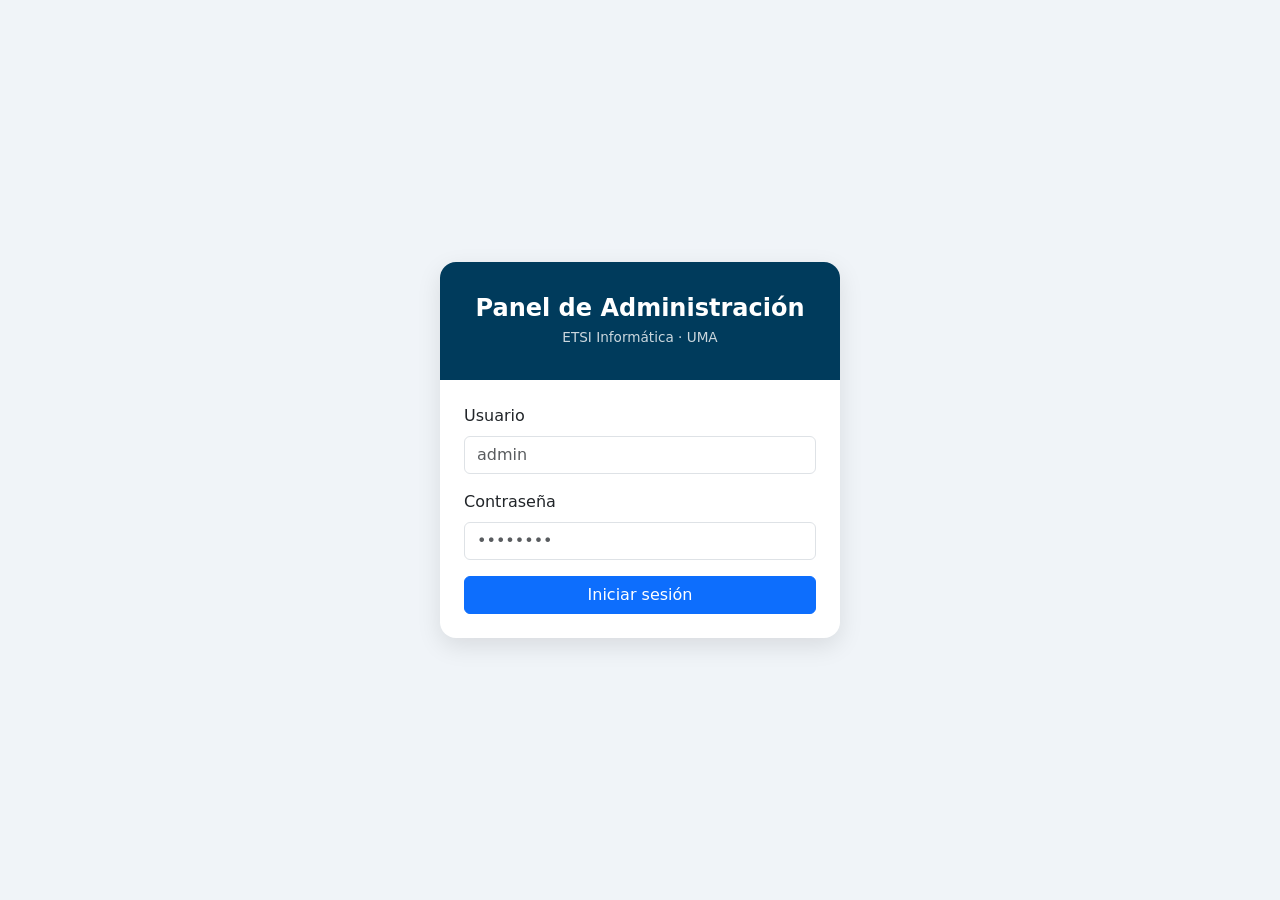
<file: src/frontend/admin/login.html>
<!DOCTYPE html>
<html lang="es">
<head>
    <meta charset="UTF-8">
    <meta name="viewport" content="width=device-width, initial-scale=1.0">
    <title>Admin Login - ETSI Chatbot</title>
    <link href="https://cdn.jsdelivr.net/npm/bootstrap@5.3.0/dist/css/bootstrap.min.css" rel="stylesheet">
    <link rel="stylesheet" href="admin.css">
</head>
<body class="login-body">

<div class="card login-card">
    <div class="login-header">
        <h4>Panel de Administración</h4>
        <p>ETSI Informática · UMA</p>
    </div>
    <div class="card-body p-4">
        <form id="login-form">
            <div class="mb-3">
                <label for="username" class="form-label">Usuario</label>
                <input
                    type="text"
                    id="username"
                    class="form-control"
                    placeholder="admin"
                    autocomplete="username"
                    required
                >
            </div>
            <div class="mb-3">
                <label for="password" class="form-label">Contraseña</label>
                <input
                    type="password"
                    id="password"
                    class="form-control"
                    placeholder="••••••••"
                    autocomplete="current-password"
                    required
                >
            </div>

            <div id="error-msg" class="alert alert-danger d-none" role="alert"></div>

            <button type="submit" id="submit-btn" class="btn btn-primary w-100">
                Iniciar sesión
            </button>
        </form>
    </div>
</div>

<script src="login.js"></script>
</body>
</html>
</file>
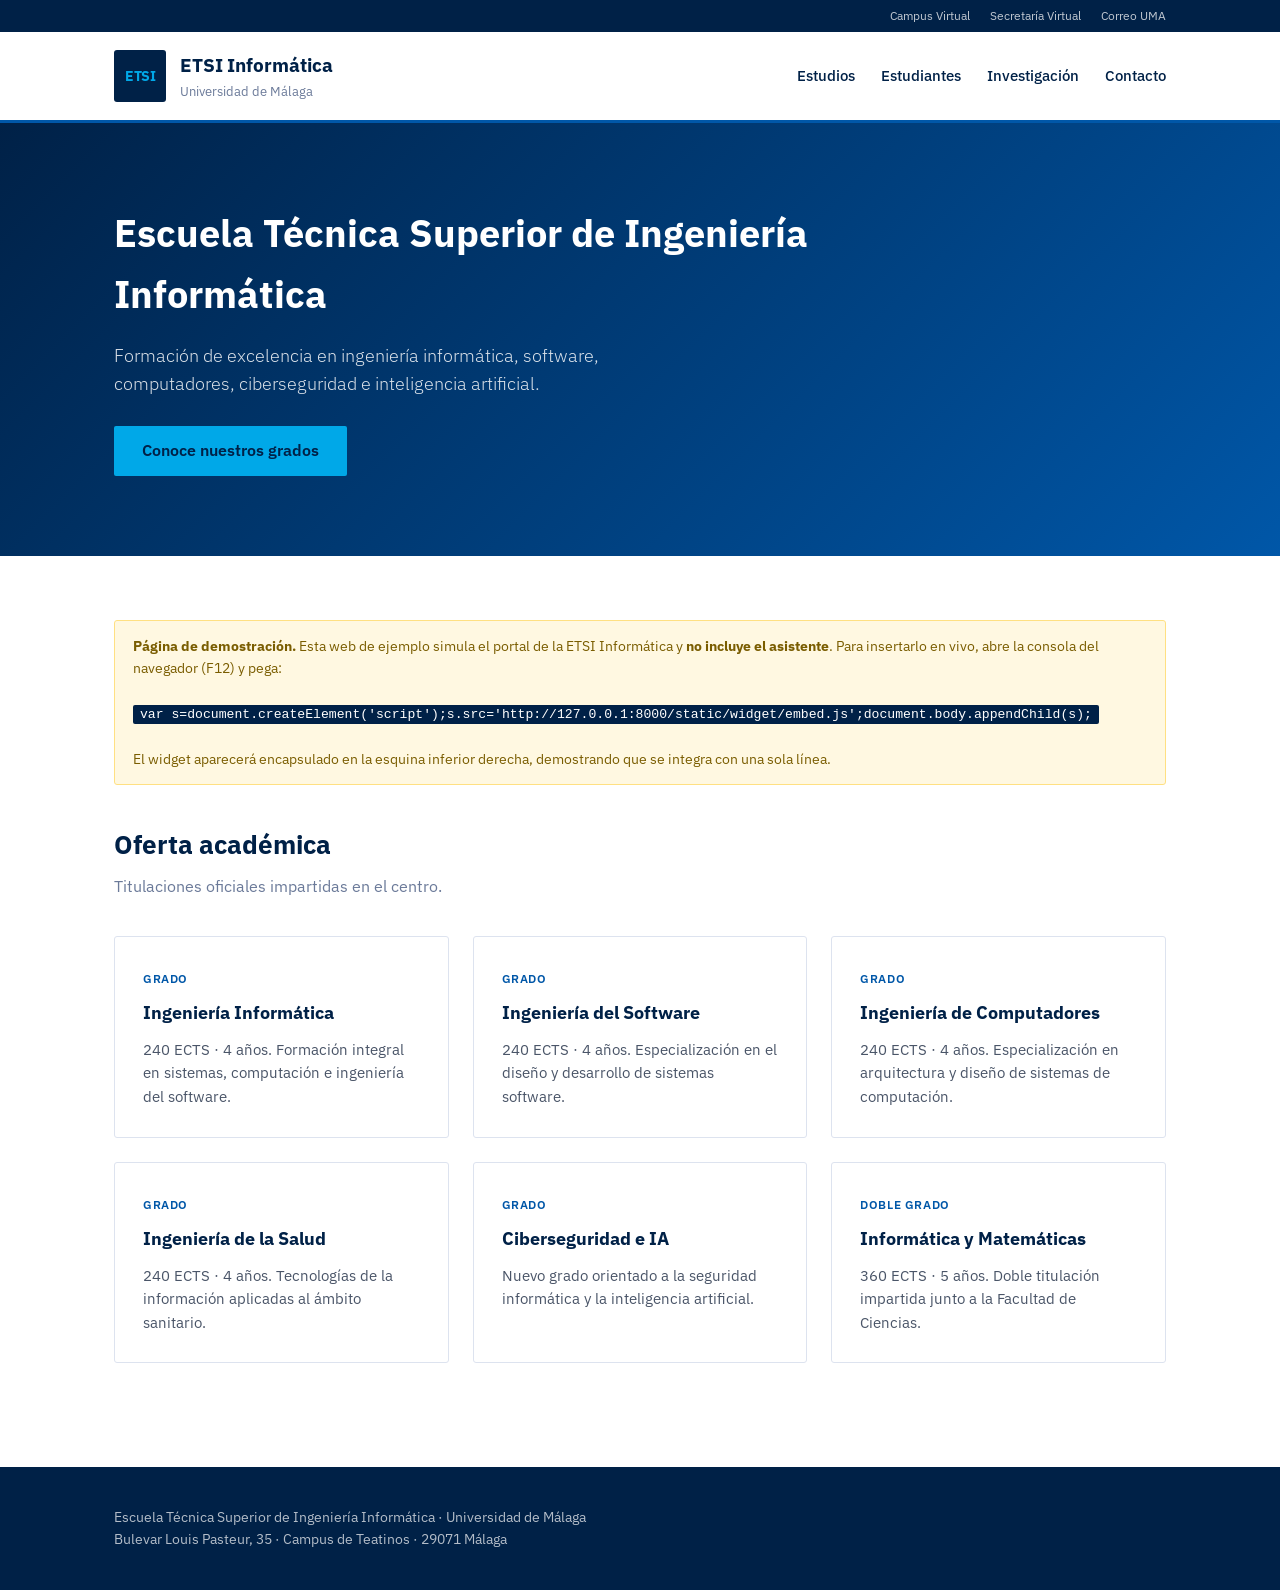
<file: src/frontend/demo/demo.html>
<!DOCTYPE html>
<html lang="es">
<head>
    <meta charset="UTF-8">
    <meta name="viewport" content="width=device-width, initial-scale=1.0">
    <title>ETSI Informática · Universidad de Málaga</title>
    <link href="https://fonts.googleapis.com/css2?family=IBM+Plex+Sans:wght@300;400;500;600;700&display=swap" rel="stylesheet">
    <link rel="stylesheet" href="demo.css">
</head>
<body>

    <div class="topbar">
        <div class="wrap">
            <a href="#">Campus Virtual</a>
            <a href="#">Secretaría Virtual</a>
            <a href="#">Correo UMA</a>
        </div>
    </div>

    <header class="main">
        <div class="wrap">
            <div class="brand">
                <div class="brand-logo">ETSI</div>
                <div class="brand-text">
                    <h1>ETSI Informática</h1>
                    <p>Universidad de Málaga</p>
                </div>
            </div>
            <nav>
                <ul>
                    <li><a href="#">Estudios</a></li>
                    <li><a href="#">Estudiantes</a></li>
                    <li><a href="#">Investigación</a></li>
                    <li><a href="#">Contacto</a></li>
                </ul>
            </nav>
        </div>
    </header>

    <section class="hero">
        <div class="wrap">
            <h2>Escuela Técnica Superior de Ingeniería Informática</h2>
            <p>Formación de excelencia en ingeniería informática, software, computadores, ciberseguridad e inteligencia artificial.</p>
            <a class="cta" href="#">Conoce nuestros grados</a>
        </div>
    </section>

    <main>
        <div class="demo-note">
            <strong>Página de demostración.</strong> Esta web de ejemplo simula el portal de la ETSI Informática y
            <strong>no incluye el asistente</strong>. Para insertarlo en vivo, abre la consola del navegador (F12) y pega:
            <br><br>
            <code>var s=document.createElement('script');s.src='http://127.0.0.1:8000/static/widget/embed.js';document.body.appendChild(s);</code>
            <br><br>
            El widget aparecerá encapsulado en la esquina inferior derecha, demostrando que se integra con una sola línea.
        </div>

        <h2 class="section-title">Oferta académica</h2>
        <p class="section-sub">Titulaciones oficiales impartidas en el centro.</p>
        <div class="cards">
            <div class="card">
                <span class="tag">Grado</span>
                <h3>Ingeniería Informática</h3>
                <p>240 ECTS · 4 años. Formación integral en sistemas, computación e ingeniería del software.</p>
            </div>
            <div class="card">
                <span class="tag">Grado</span>
                <h3>Ingeniería del Software</h3>
                <p>240 ECTS · 4 años. Especialización en el diseño y desarrollo de sistemas software.</p>
            </div>
            <div class="card">
                <span class="tag">Grado</span>
                <h3>Ingeniería de Computadores</h3>
                <p>240 ECTS · 4 años. Especialización en arquitectura y diseño de sistemas de computación.</p>
            </div>
            <div class="card">
                <span class="tag">Grado</span>
                <h3>Ingeniería de la Salud</h3>
                <p>240 ECTS · 4 años. Tecnologías de la información aplicadas al ámbito sanitario.</p>
            </div>
            <div class="card">
                <span class="tag">Grado</span>
                <h3>Ciberseguridad e IA</h3>
                <p>Nuevo grado orientado a la seguridad informática y la inteligencia artificial.</p>
            </div>
            <div class="card">
                <span class="tag">Doble Grado</span>
                <h3>Informática y Matemáticas</h3>
                <p>360 ECTS · 5 años. Doble titulación impartida junto a la Facultad de Ciencias.</p>
            </div>
        </div>
    </main>

    <footer>
        <div class="wrap">
            <p>Escuela Técnica Superior de Ingeniería Informática · Universidad de Málaga</p>
            <p>Bulevar Louis Pasteur, 35 · Campus de Teatinos · 29071 Málaga</p>
        </div>
    </footer>

    <!-- ════════════════════════════════════════════════════════════════════ -->
    <!--  El asistente NO se carga automáticamente en esta demo.               -->
    <!--                                                                       -->
    <!--  En un despliegue real, la web de la UMA añadiría aquí una sola línea:-->
    <!--                                                                       -->
    <!--    <script src="http://127.0.0.1:8000/static/widget/embed.js"></script>
    <!--                                                                       -->
    <!--  Para la demo se inyecta en vivo desde la consola (ver nota arriba).  -->
    <!-- ════════════════════════════════════════════════════════════════════ -->

</body>
</html>
</file>
<file: src/frontend/admin/admin.css>
/* ── Estilos compartidos ── */
body {
    background-color: #f8f9fa;
}

/* ── Dashboard ── */
.sidebar {
    height: 100vh;
    background: #003b5c;
    color: white;
    position: fixed;
    width: 250px;
}

.content {
    margin-left: 260px;
    padding: 20px;
}

.card-stat {
    border: none;
    border-radius: 15px;
    box-shadow: 0 4px 6px rgba(0, 0, 0, 0.05);
}

/* ── Sidebar: todos los links siempre blancos ── */
.sidebar .nav-link {
    color: white !important;
}

.sidebar .nav-link.active {
    background-color: rgba(255, 255, 255, 0.2);
}

.sidebar .nav-link:hover:not(.active) {
    background-color: rgba(255, 255, 255, 0.1);
}

/* ── Config: monospace en el textarea del prompt ── */
.font-monospace {
    font-family: 'SFMono-Regular', Consolas, 'Liberation Mono', Menlo, monospace;
    font-size: 0.85rem;
    line-height: 1.5;
}

/* ── Tabla de logs: contenedor con altura fija ── */
.logs-table-container {
    max-height: 500px;
    overflow-y: auto;
    border: 1px solid #dee2e6;
    border-radius: 8px;
}

/* Cabecera pegada al hacer scroll */
.logs-thead th {
    position: sticky;
    top: 0;
    background: #fff;
    z-index: 2;
    border-bottom: 2px solid #dee2e6 !important;
}

/* ── Tabla de logs: agrupación pregunta / respuesta ── */
.log-question-row td {
    border-bottom: none !important;
    padding-bottom: 2px !important;
}

.log-answer-row td {
    border-top: none !important;
    padding-top: 2px !important;
    border-bottom: 2px solid #dee2e6 !important;
}

.log-question-row td:first-child {
    vertical-align: middle;
    color: #6c757d;
    font-size: 0.8rem;
}

/* ── Score badge en tabla de logs ── */
.score-badge {
    font-family: 'SFMono-Regular', Consolas, monospace;
    font-size: 0.78rem;
    background: #e8f5e9;
    color: #2e7d32;
    border-radius: 4px;
    padding: 1px 6px;
}

/* ── Login ── */
.login-body {
    display: flex;
    align-items: center;
    justify-content: center;
    min-height: 100vh;
    background-color: #f0f4f8;
}

.login-card {
    width: 100%;
    max-width: 400px;
    border: none;
    border-radius: 16px;
    box-shadow: 0 8px 24px rgba(0, 0, 0, 0.1);
}

.login-header {
    background: #003b5c;
    color: white;
    border-radius: 16px 16px 0 0;
    padding: 2rem;
    text-align: center;
}

.login-header h4 { margin: 0; font-weight: 600; }
.login-header p  { margin: 0.25rem 0 0; font-size: 0.85rem; opacity: 0.8; }
</file>
<file: src/frontend/demo/demo.css>
/* ============================================================================
 *  Página de demostración — simula el portal de la ETSI Informática (UMA)
 *  Sirve para enseñar el widget integrado en un entorno controlado.
 * ========================================================================== */
* { box-sizing: border-box; margin: 0; padding: 0; }
body {
    font-family: 'IBM Plex Sans', sans-serif;
    color: #1a1a2e;
    background: #ffffff;
    line-height: 1.6;
}

/* ── Barra superior institucional ── */
.topbar {
    background: #002147;
    color: rgba(255,255,255,0.8);
    font-size: 0.78rem;
    padding: 6px 0;
}
.topbar .wrap { max-width: 1100px; margin: 0 auto; padding: 0 24px; display: flex; justify-content: flex-end; gap: 20px; }
.topbar a { color: rgba(255,255,255,0.75); text-decoration: none; }

/* ── Cabecera ── */
header.main {
    background: #ffffff;
    border-bottom: 3px solid #0057a8;
    padding: 18px 0;
}
header.main .wrap { max-width: 1100px; margin: 0 auto; padding: 0 24px; display: flex; align-items: center; justify-content: space-between; }
.brand { display: flex; align-items: center; gap: 14px; }
.brand-logo {
    width: 52px; height: 52px; background: #002147; color: #00a8e8;
    border-radius: 3px; display: flex; align-items: center; justify-content: center;
    font-weight: 700; font-size: 0.9rem; letter-spacing: -0.5px;
}
.brand-text h1 { font-size: 1.2rem; color: #002147; font-weight: 700; }
.brand-text p { font-size: 0.82rem; color: #6b7a99; }
nav ul { list-style: none; display: flex; gap: 26px; }
nav a { text-decoration: none; color: #002147; font-weight: 500; font-size: 0.92rem; }
nav a:hover { color: #0057a8; }

/* ── Hero ── */
.hero {
    background: linear-gradient(135deg, #002147 0%, #0057a8 100%);
    color: white; padding: 80px 0;
}
.hero .wrap { max-width: 1100px; margin: 0 auto; padding: 0 24px; }
.hero h2 { font-size: 2.4rem; font-weight: 700; margin-bottom: 16px; max-width: 700px; }
.hero p { font-size: 1.1rem; color: rgba(255,255,255,0.85); max-width: 600px; font-weight: 300; }
.hero .cta {
    display: inline-block; margin-top: 28px; background: #00a8e8; color: #002147;
    padding: 12px 28px; border-radius: 2px; text-decoration: none; font-weight: 600;
}

/* ── Contenido ── */
main { max-width: 1100px; margin: 0 auto; padding: 64px 24px; }
.section-title { font-size: 1.6rem; color: #002147; margin-bottom: 8px; font-weight: 700; }
.section-sub { color: #6b7a99; margin-bottom: 36px; }
.cards { display: grid; grid-template-columns: repeat(auto-fit, minmax(260px, 1fr)); gap: 24px; }
.card {
    border: 1px solid #dde3ef; border-radius: 3px; padding: 28px;
    transition: border-color 0.2s;
}
.card:hover { border-color: #0057a8; }
.card .tag { font-size: 0.72rem; text-transform: uppercase; letter-spacing: 0.05em; color: #0057a8; font-weight: 600; }
.card h3 { font-size: 1.15rem; color: #002147; margin: 8px 0 10px; }
.card p { font-size: 0.92rem; color: #4a5568; }

/* ── Pie ── */
footer {
    background: #002147; color: rgba(255,255,255,0.7); padding: 40px 0; margin-top: 40px;
    font-size: 0.85rem;
}
footer .wrap { max-width: 1100px; margin: 0 auto; padding: 0 24px; }

.demo-note {
    background: #fff8e1; border: 1px solid #ffe082; border-radius: 3px;
    padding: 14px 18px; margin-bottom: 40px; font-size: 0.88rem; color: #7a5d00;
}
.demo-note code {
    background: #002147; color: #fff; padding: 2px 7px; border-radius: 2px;
    font-family: 'IBM Plex Mono', monospace; font-size: 0.82rem;
}
</file>
